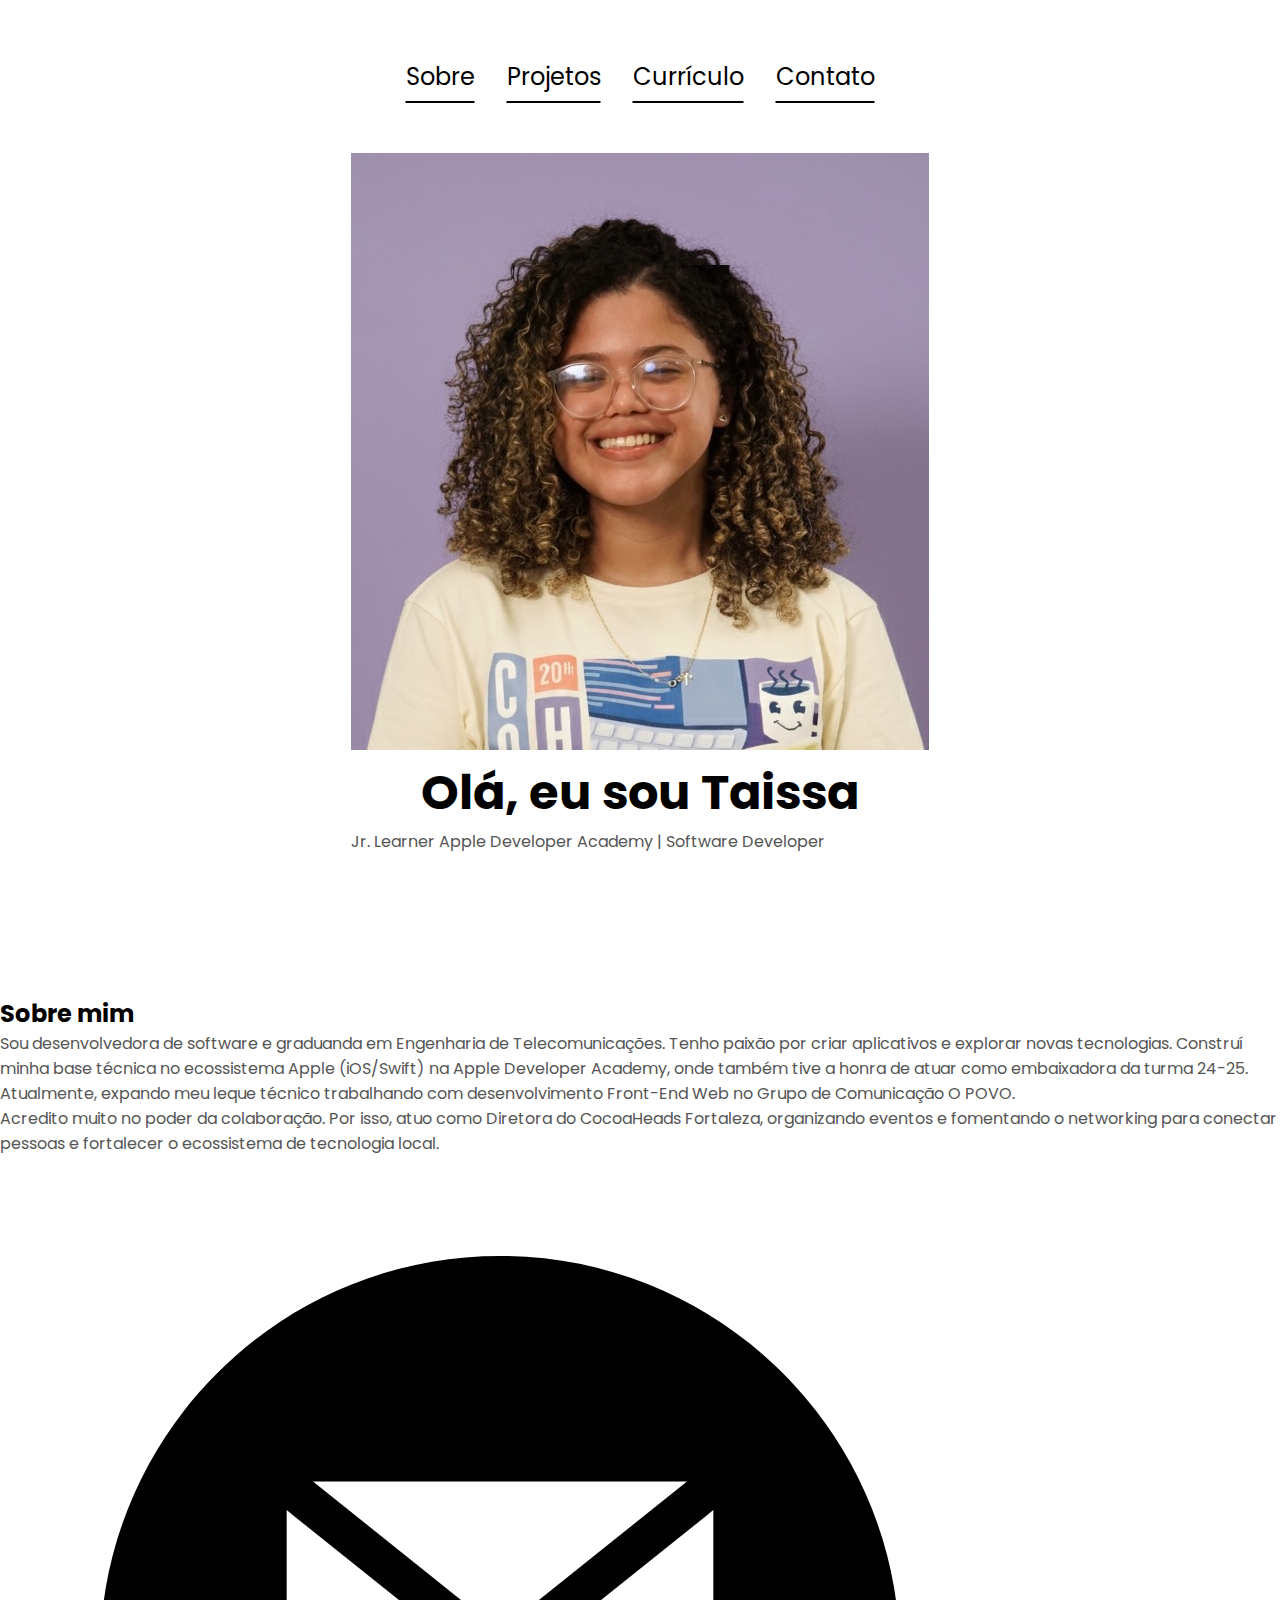
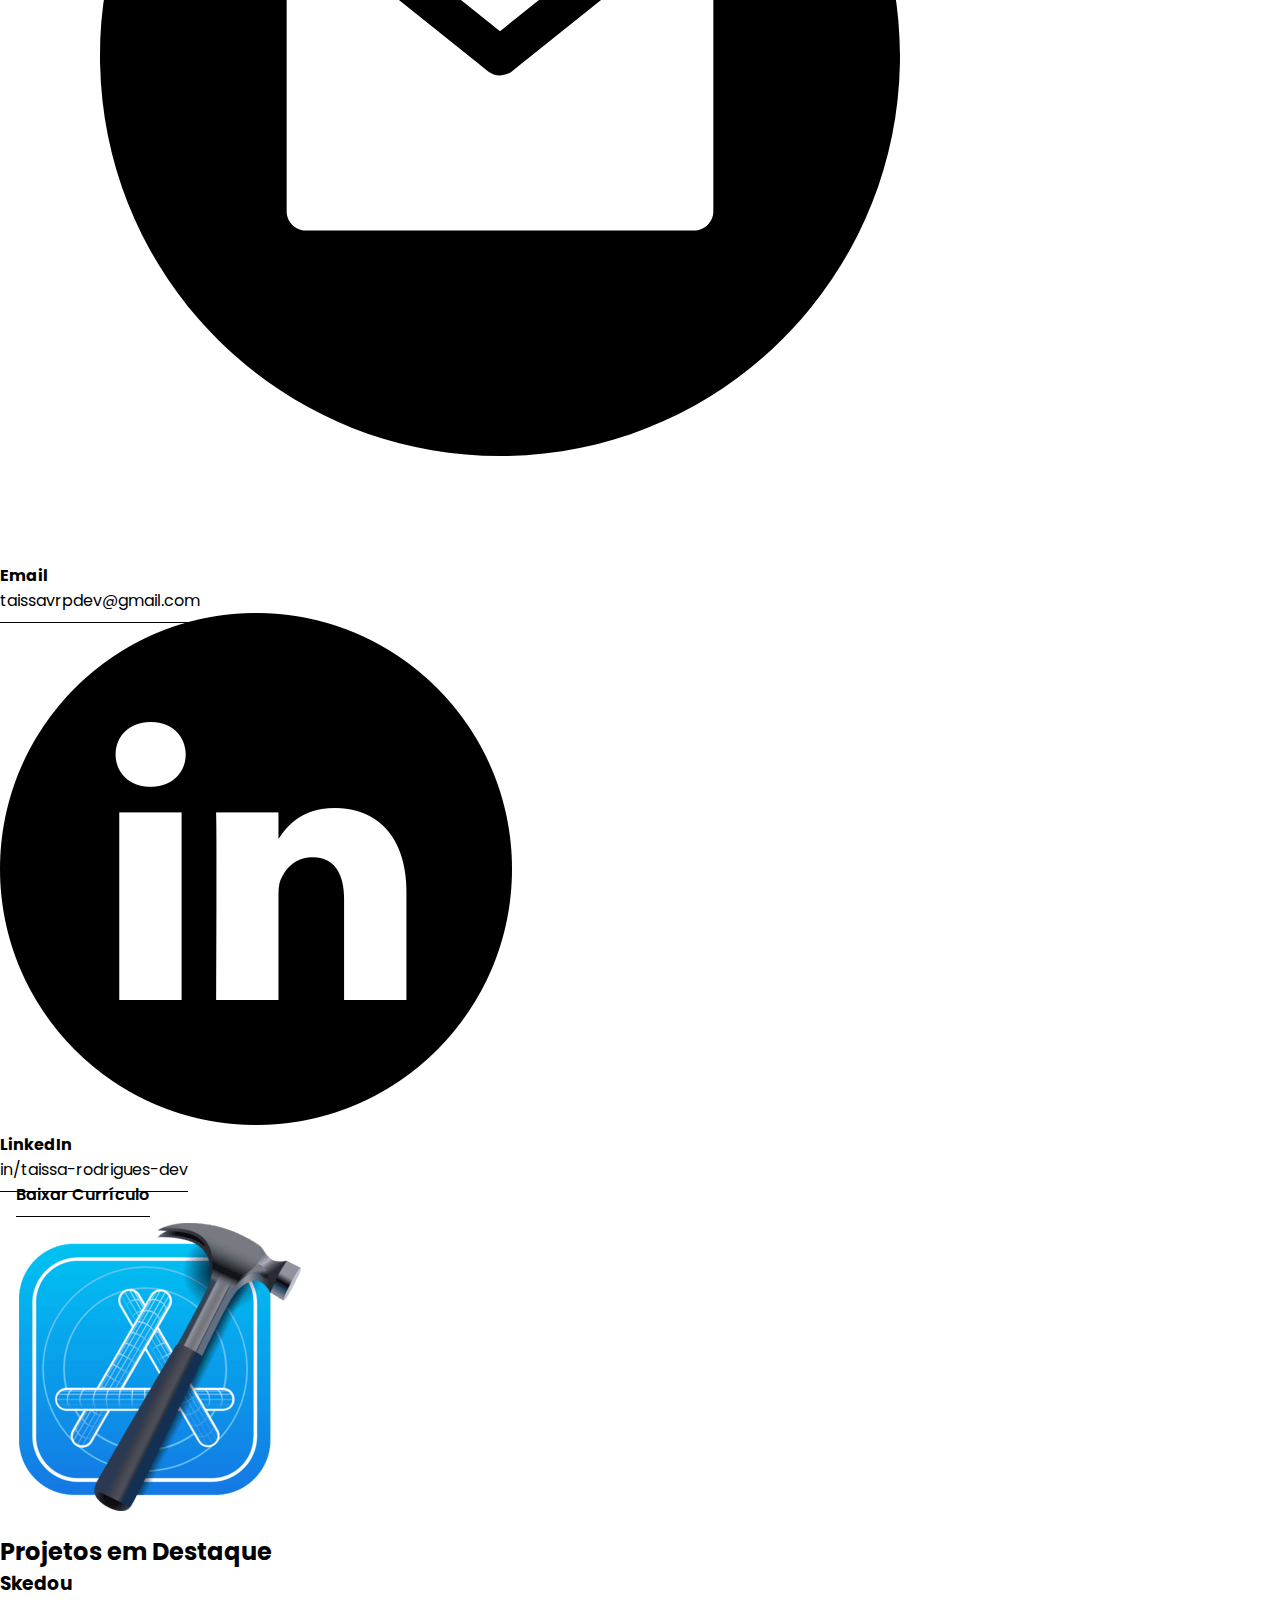
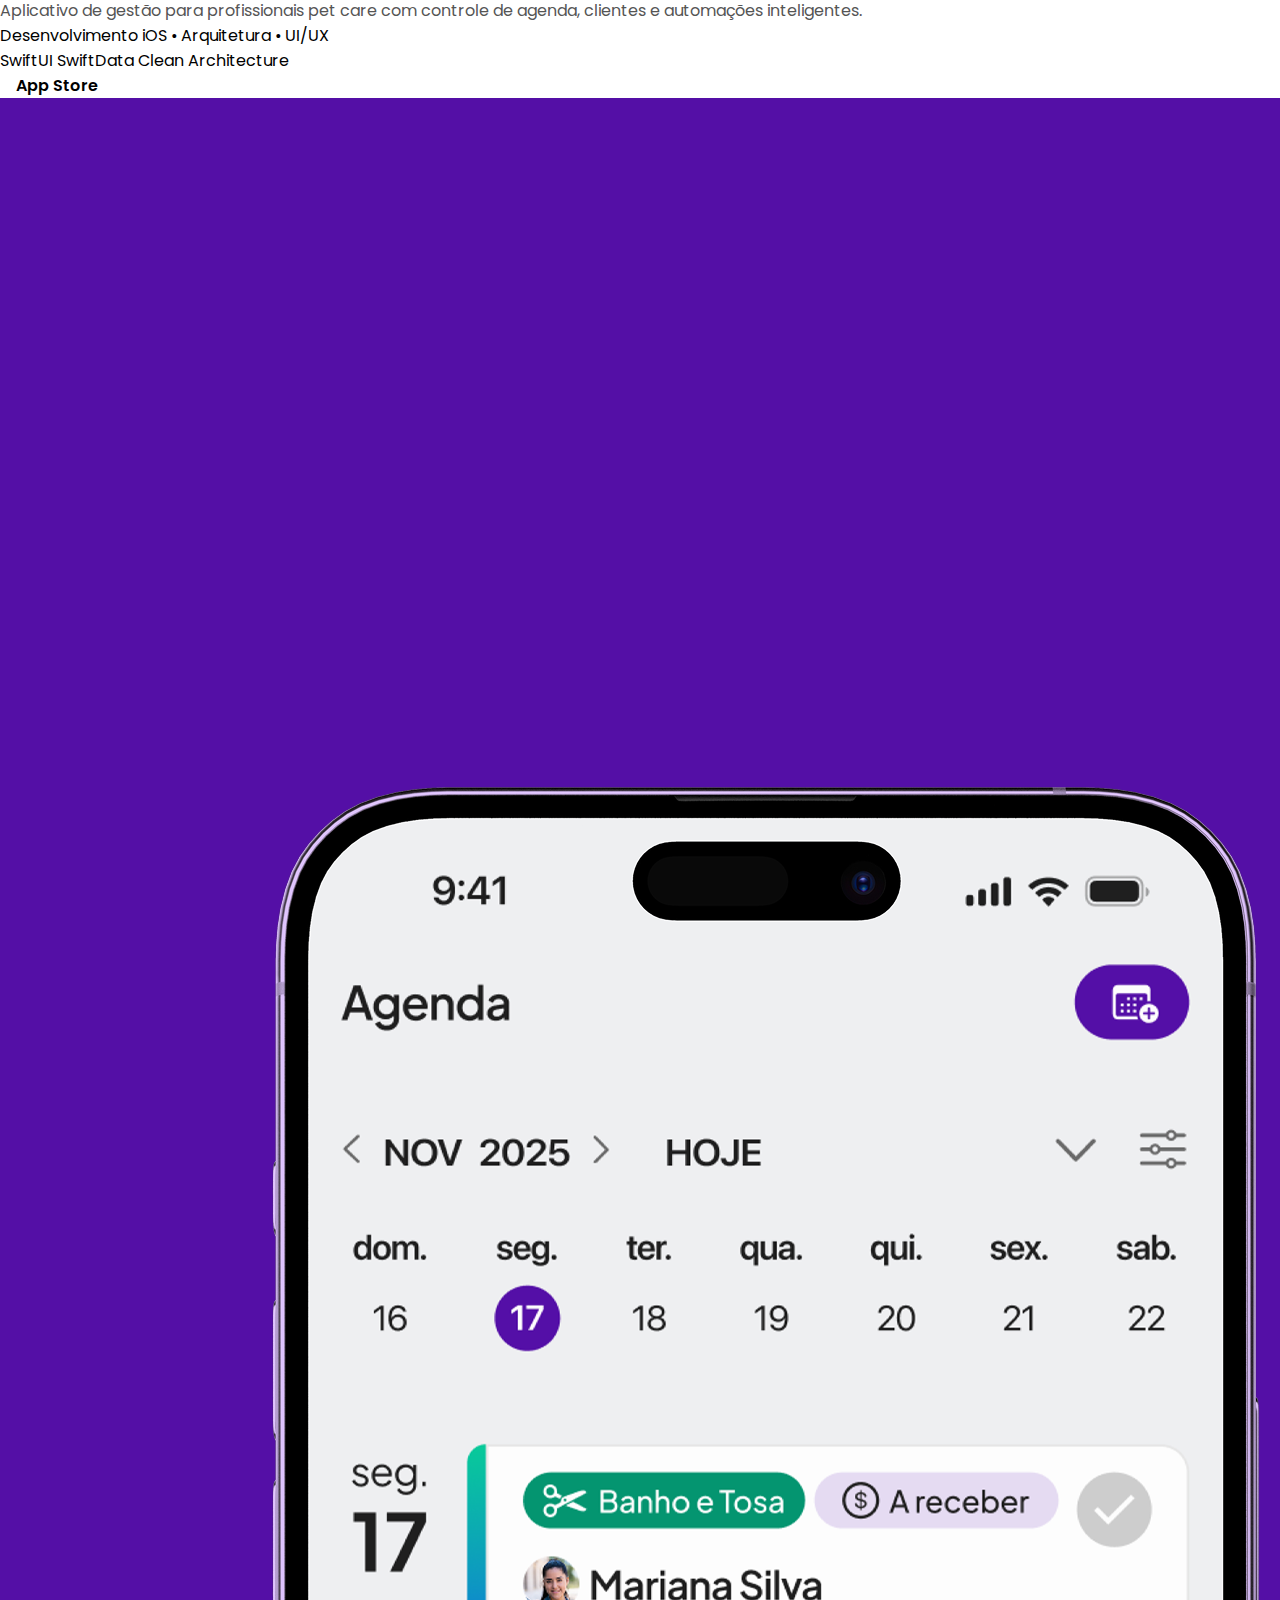
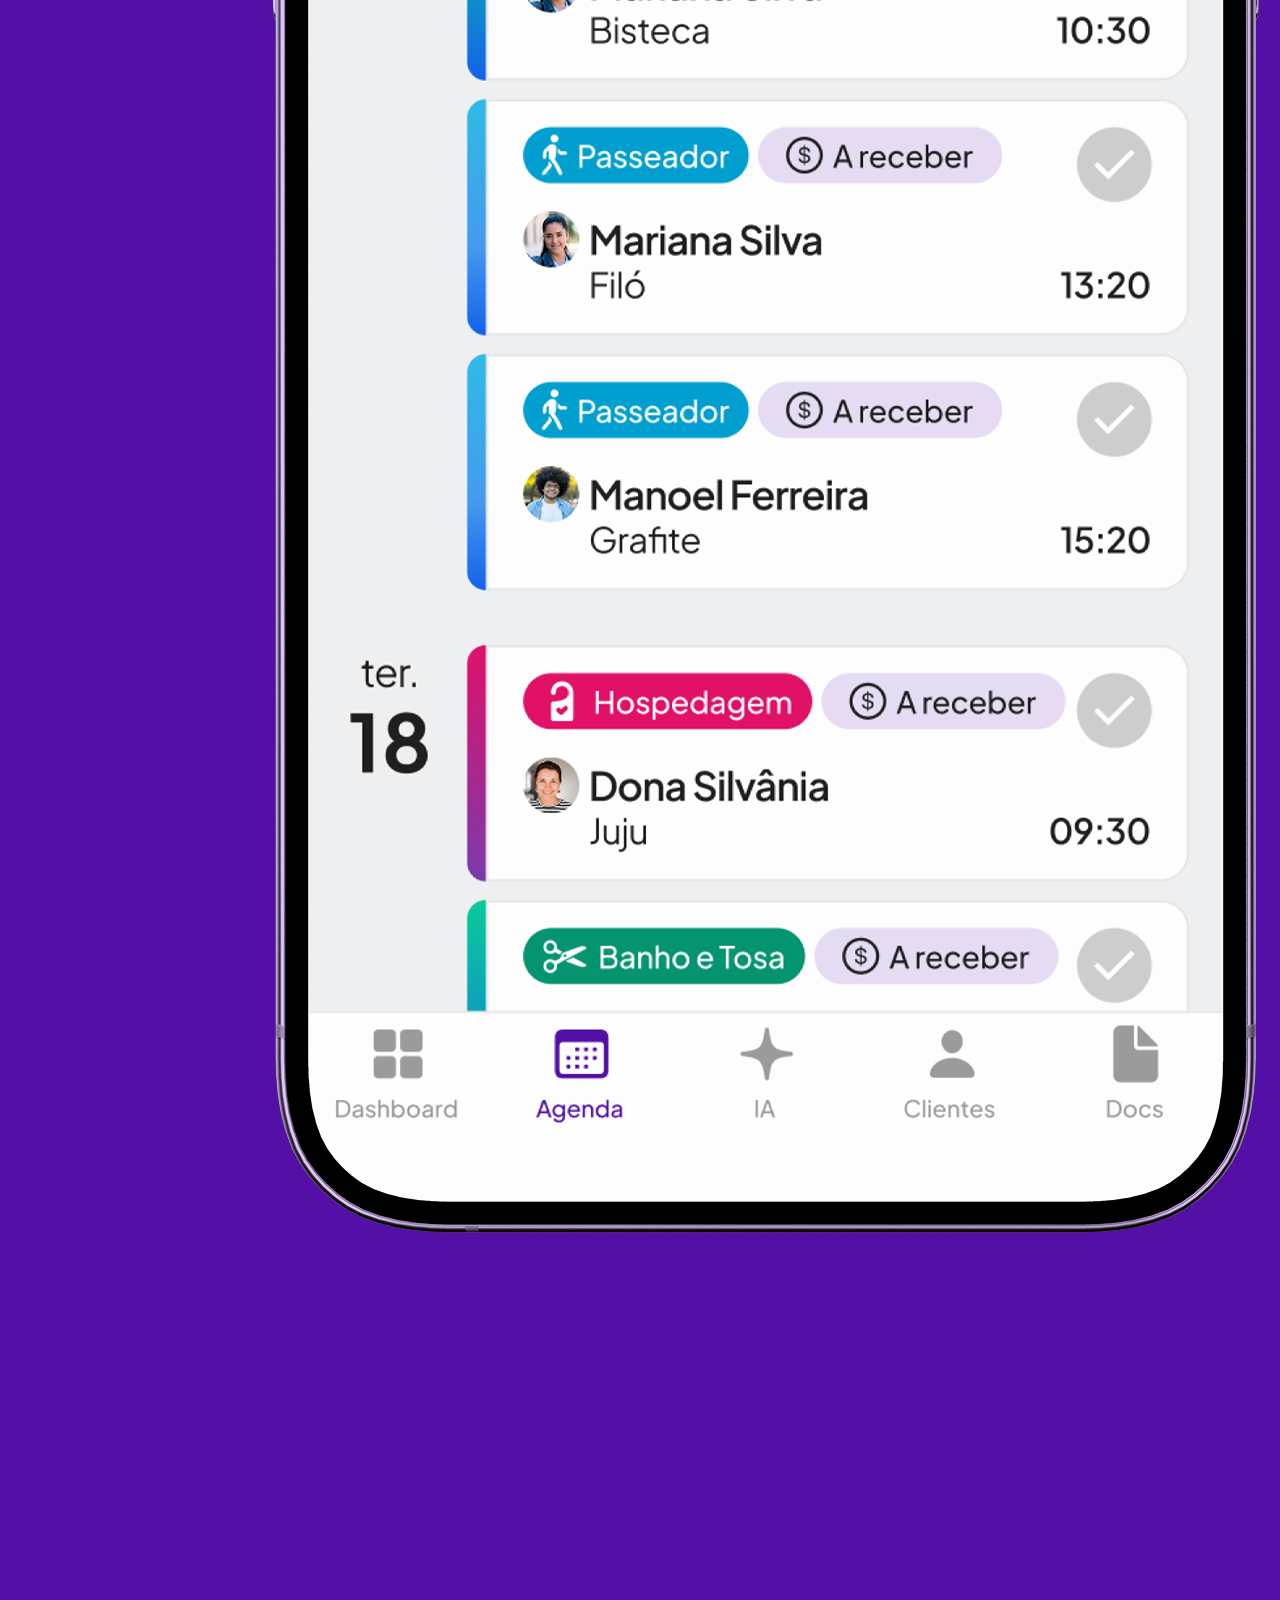
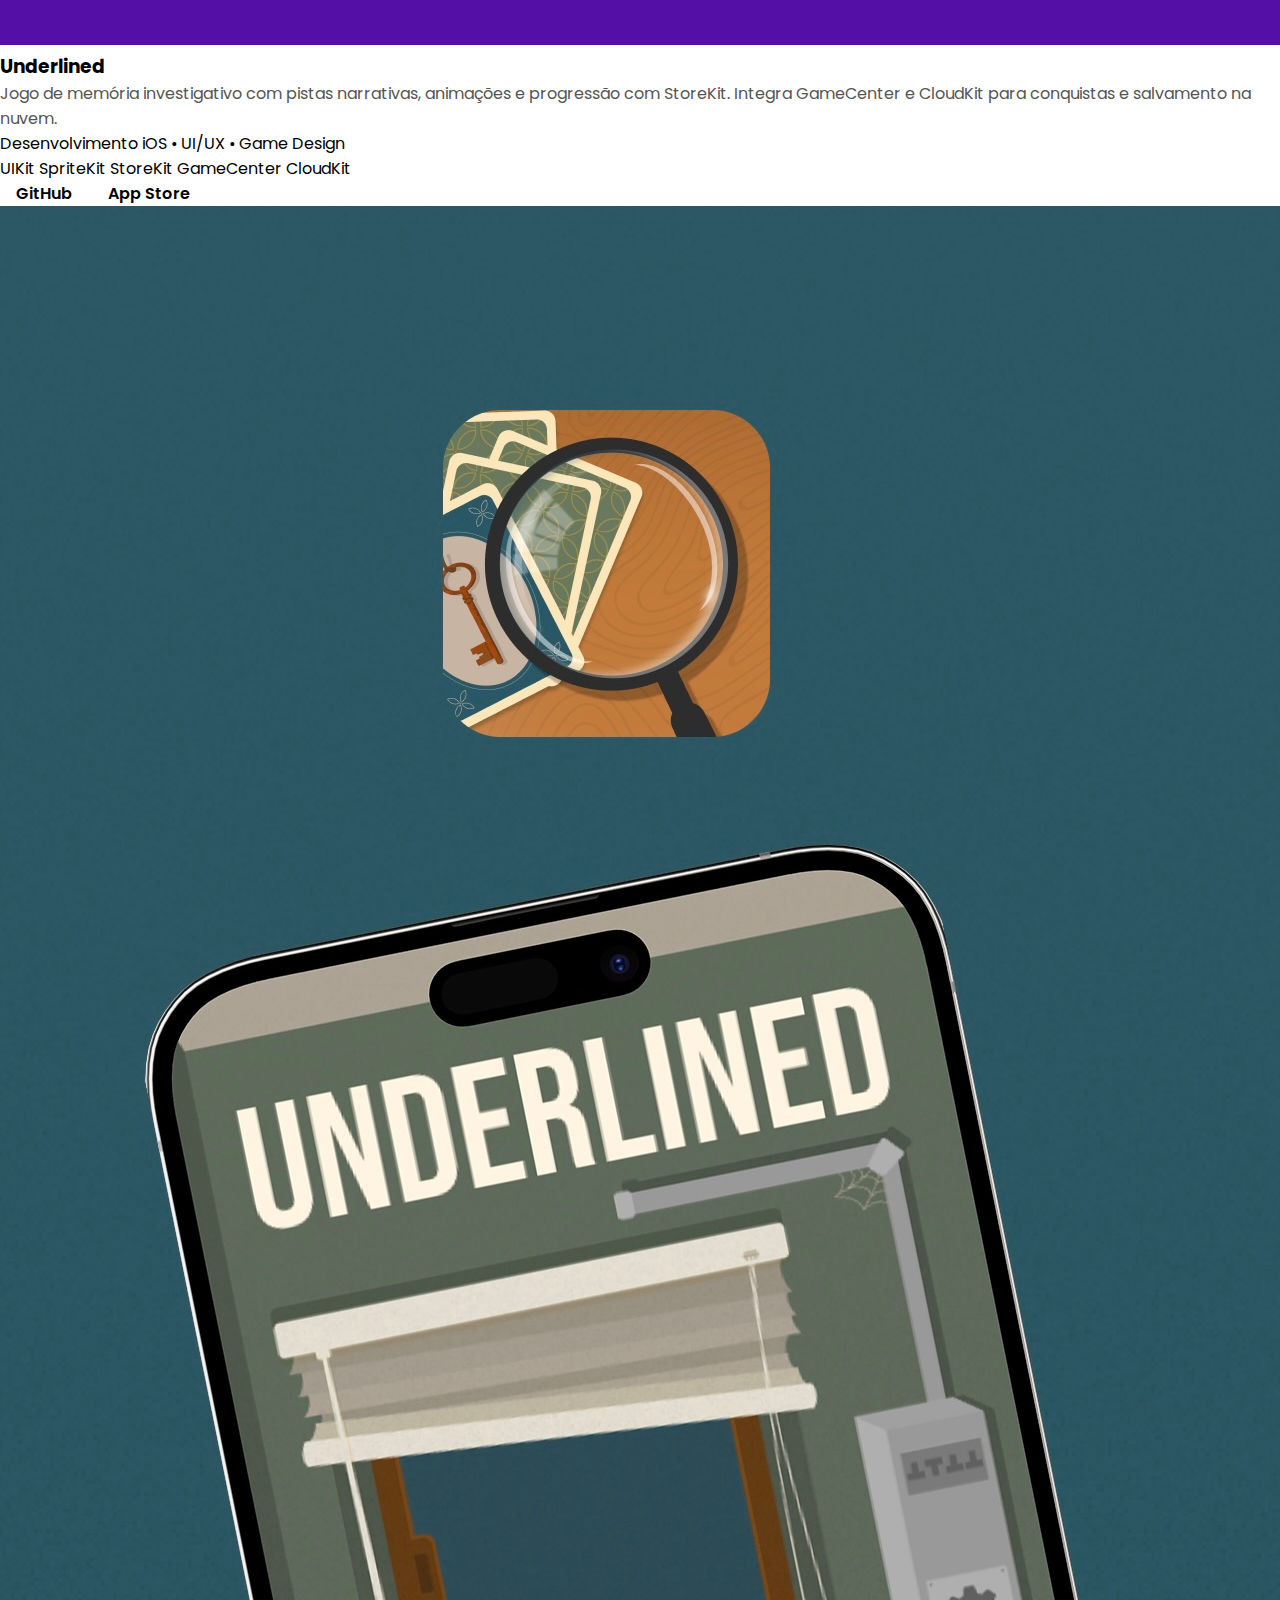
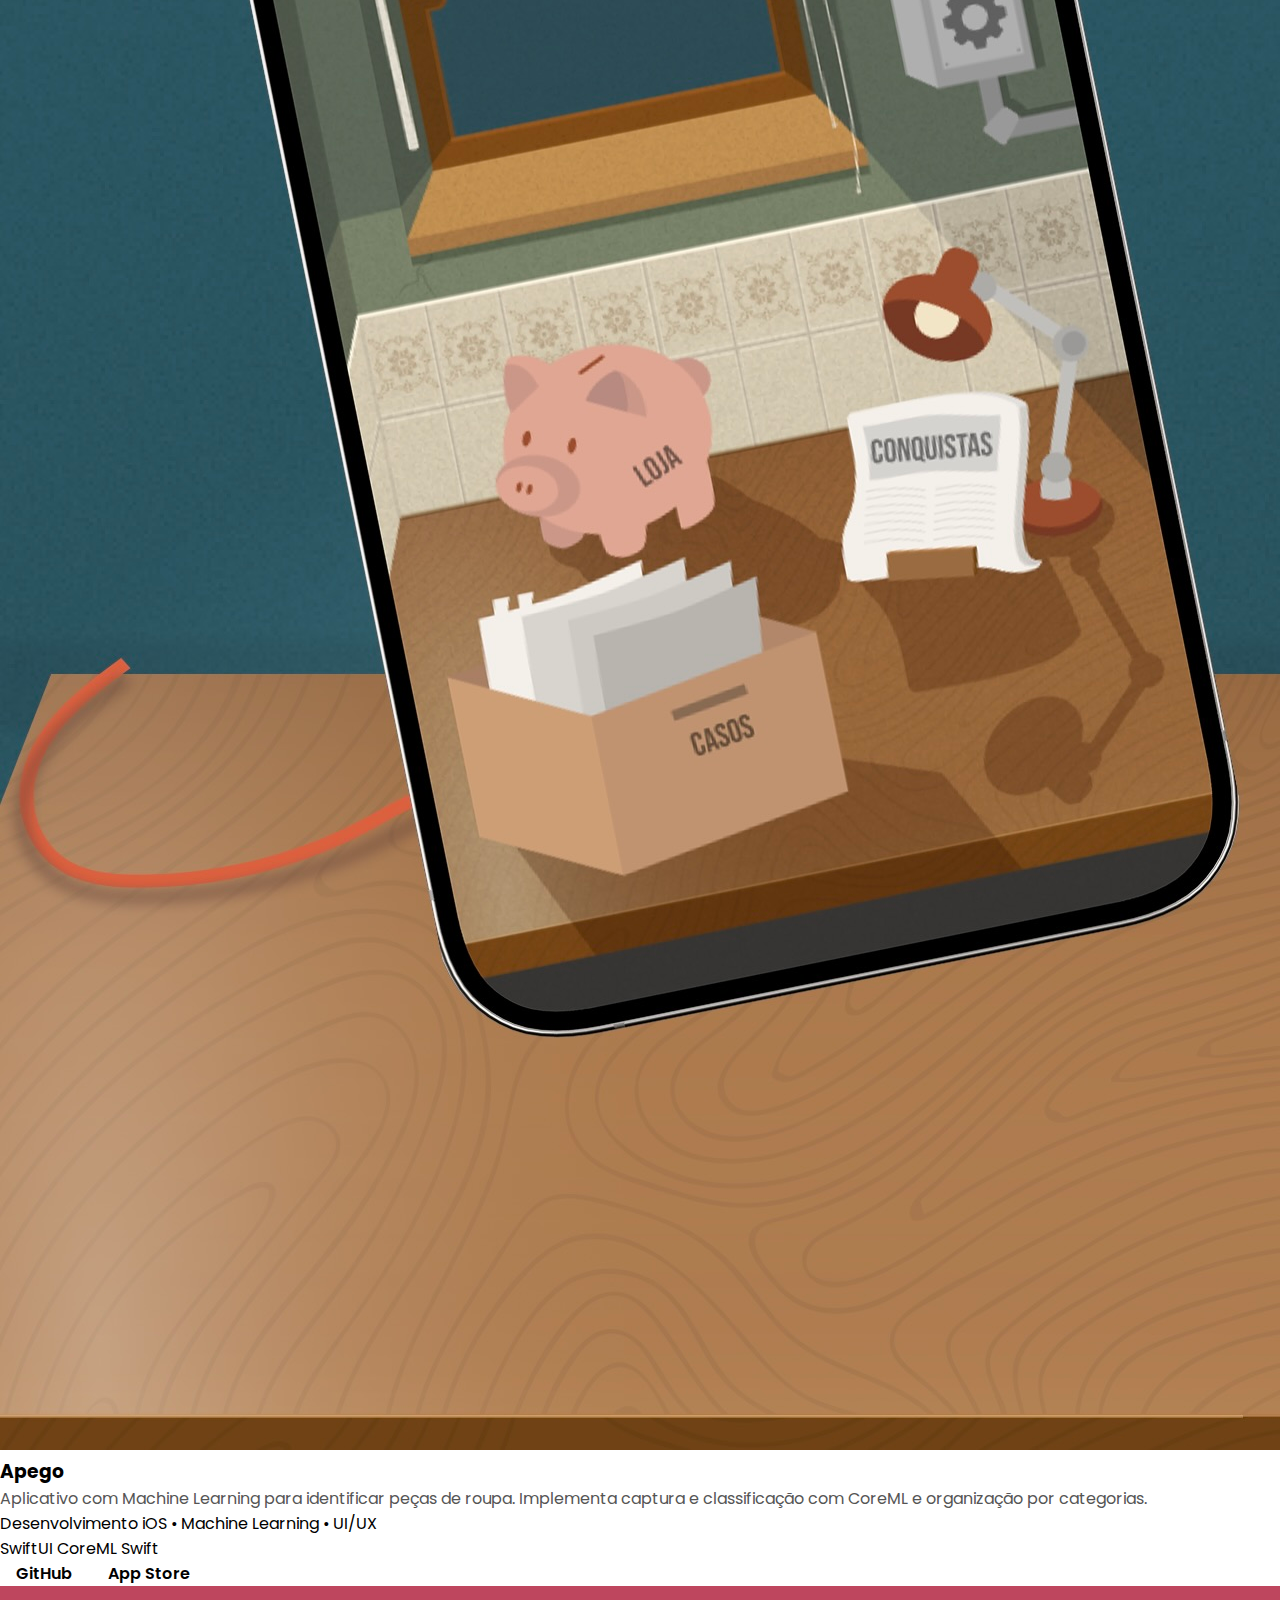
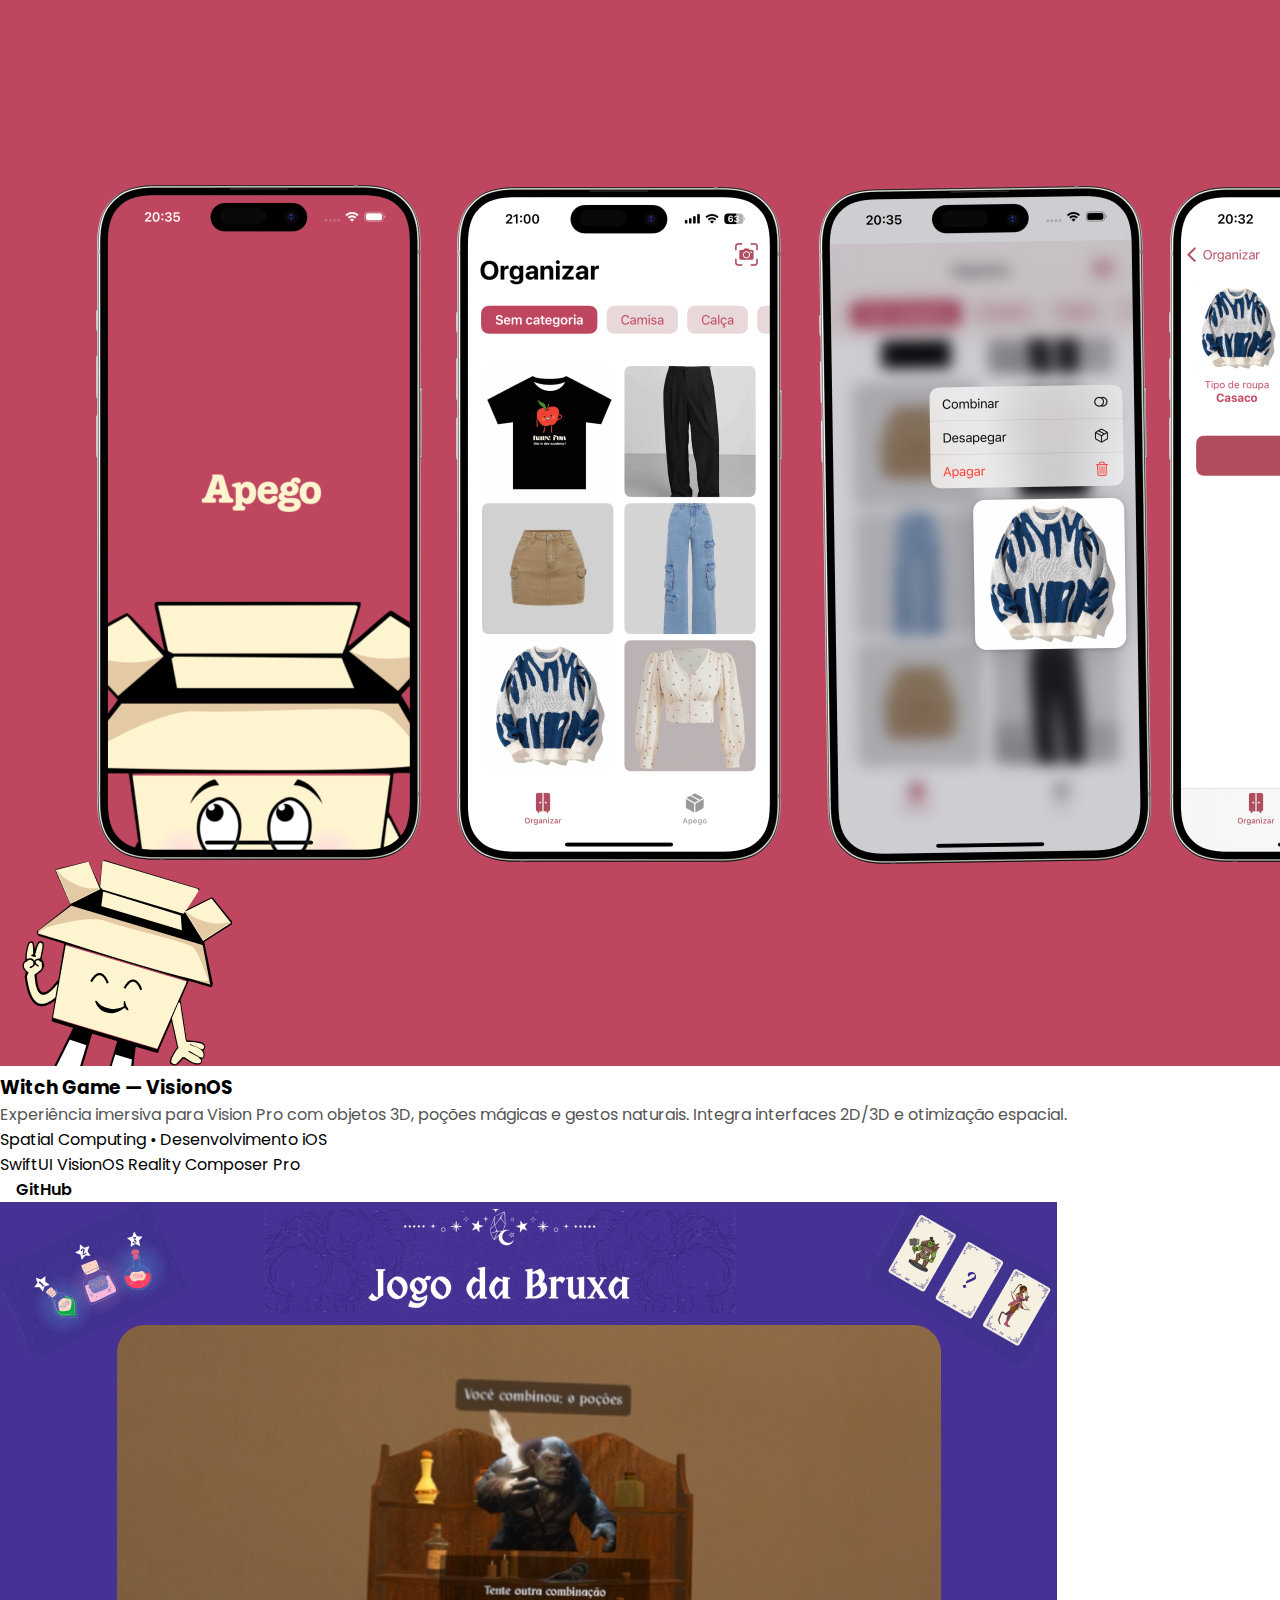
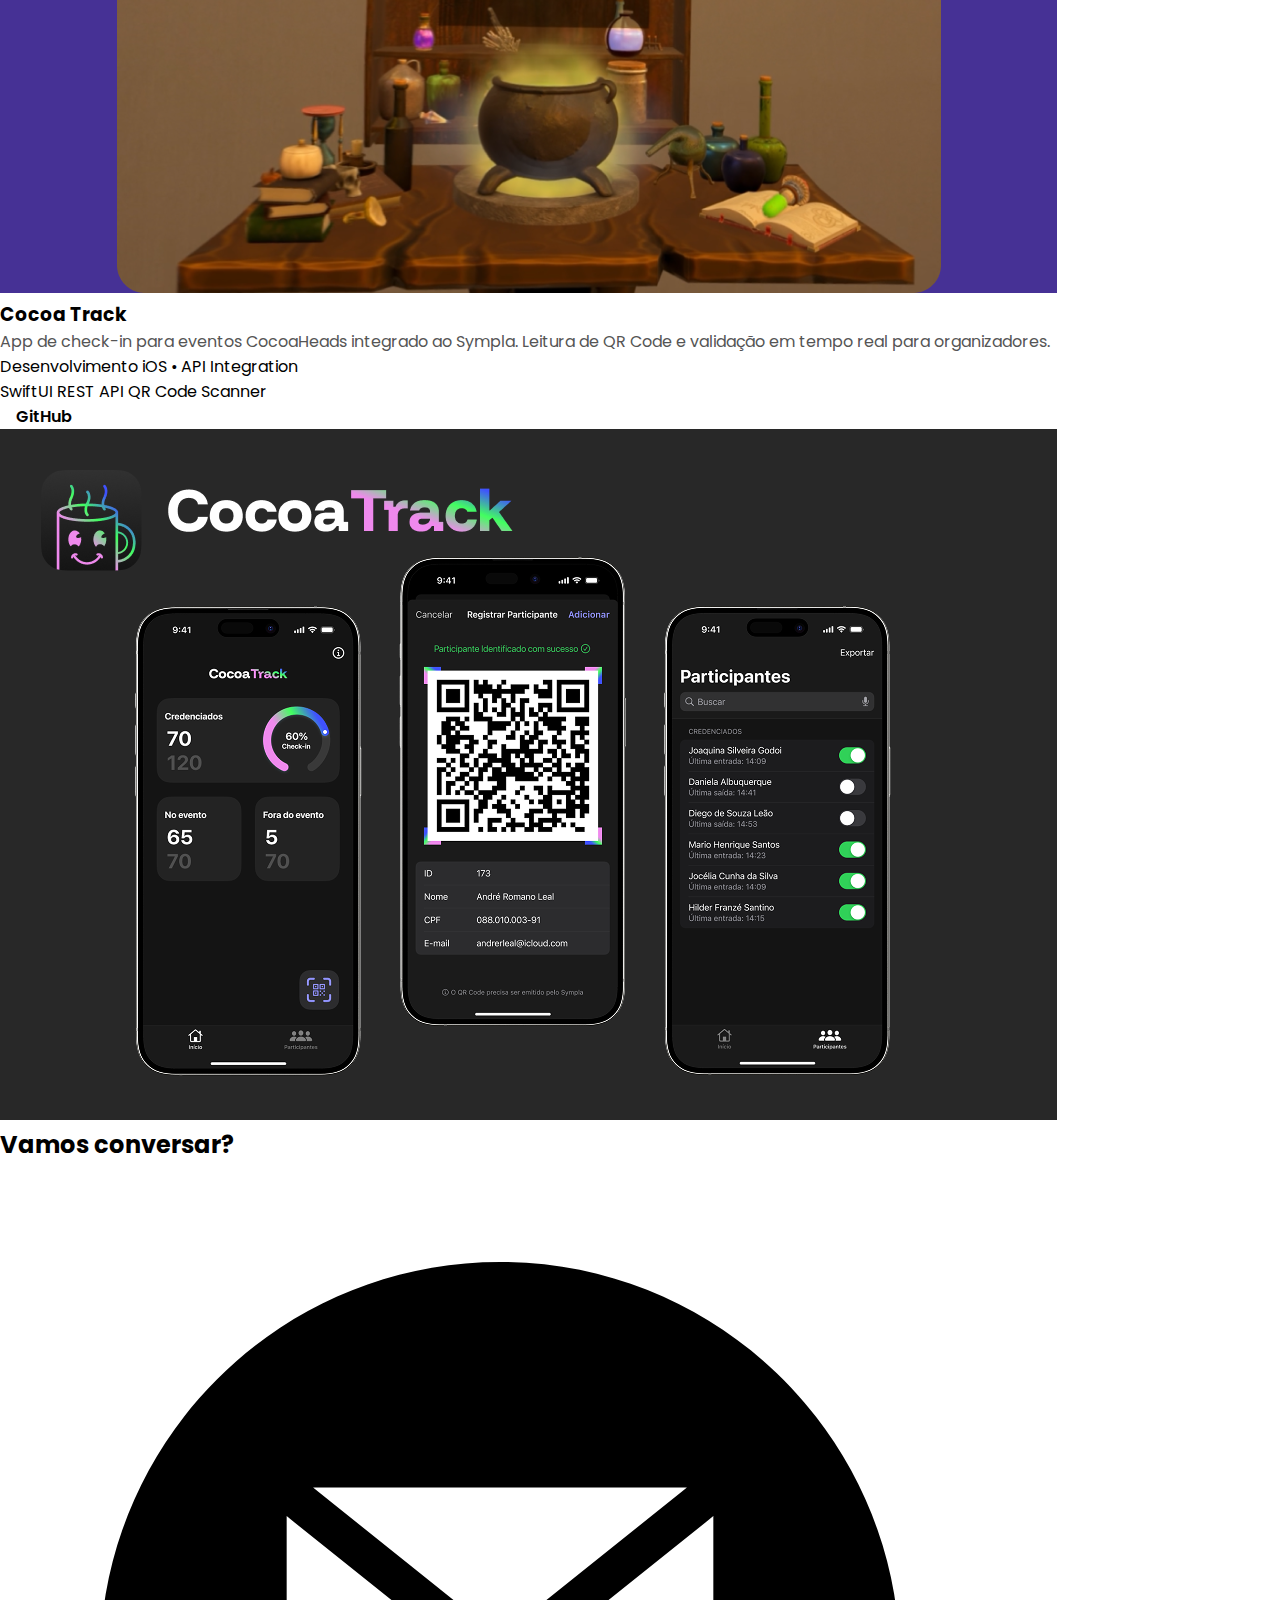
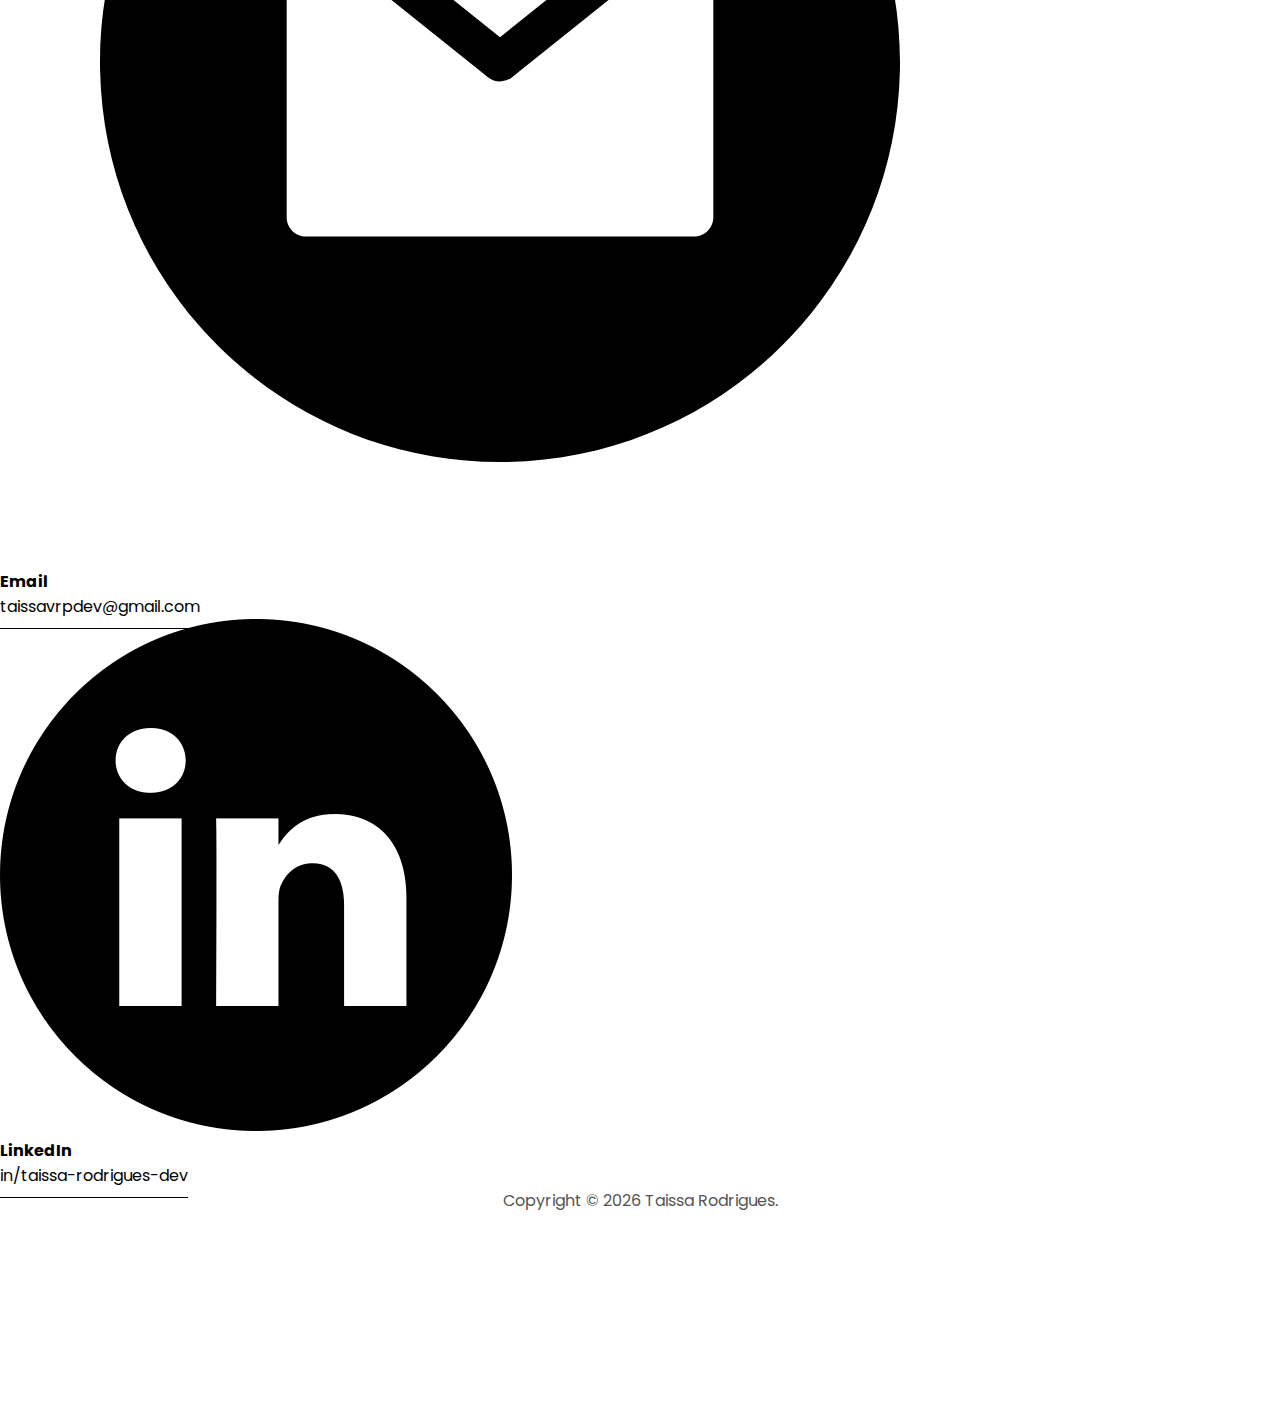
<file: index.html>
<!DOCTYPE html>
<html lang="pt-BR">

<head>
  <meta charset="UTF-8" />
  <meta name="viewport" content="width=device-width, initial-scale=1.0" />
<title>Taissa Rodrigues | iOS & Front-End Developer</title>
  <!-- Favicon -->
  <link rel="icon" href="./favicon.ico" type="image/x-icon">
  <link rel="icon" type="image/png" href="./img/favicon-light.png" media="(prefers-color-scheme: light)">
  <link rel="icon" type="image/png" href="./img/favicon-dark.png" media="(prefers-color-scheme: dark)">
  <link rel="apple-touch-icon" href="./img/favicon-light.png">

  <link rel="stylesheet" href="style.css" />
  <link rel="stylesheet" href="mediaqueries.css" />
</head>

<body>

  <!-- ================= NAV DESKTOP ================= -->
  <nav id="desktop-nav">
    <ul class="nav-links">
      <li><a href="#About">Sobre</a></li>
      <li><a href="#Projects">Projetos</a></li>
      <li><a href="./img/CV/Taissa Rodrigues - CV26.docx.pdf" target="_blank">Currículo</a></li>
      <li><a href="#Contact" class="contact-button">Contato</a></li>
    </ul>
  </nav>

  <!-- ================= NAV MOBILE ================= -->
  <nav id="hamburguer-nav">
    <div class="logo">Taissa Rodrigues</div>
    <div class="hamburguer-menu">
      <button class="hamburguer-icon" aria-label="Abrir menu" aria-expanded="false">
        <span></span>
        <span></span>
        <span></span>
      </button>
      <div class="menu-links">
        <li><a href="#About">Sobre</a></li>
        <li><a href="#Projects">Projetos</a></li>
        <li><a href="./img/CV/Taissa_Rodrigues___Currículo.pdf" target="_blank">Currículo</a></li>
        <li><a href="#Contact">Contato</a></li>
      </div>
    </div>
  </nav>

  <!-- ================= HERO ================= -->
  <section id="perfil">
    <div class="perfil-content">
      <div class="profile-pic-container">
        <img src="./img/Design sem nome-5 4.jpg"
          alt="Foto de Taissa Rodrigues"
          class="profile-pic">
      </div>

      <div class="perfil-text">
        <h1 class="titulo">Olá, eu sou Taissa</h1>
        <p class="subtitulo">
          Jr. Learner Apple Developer Academy | Software Developer
        </p>
      </div>
    </div>
  </section>

  <!-- ================= SOBRE ================= -->
  <section id="About">
    <div class="about-container">
      <div class="about-text">
        <h2 class="section-title">Sobre mim</h2>

  <p>
  Sou desenvolvedora de software e graduanda em Engenharia de Telecomunicações. 
  Tenho paixão por criar aplicativos e explorar novas tecnologias. 
  Construí minha base técnica no ecossistema Apple (iOS/Swift) na Apple Developer Academy, 
  onde também tive a honra de atuar como embaixadora da turma 24-25. 
  Atualmente, expando meu leque técnico trabalhando com desenvolvimento Front-End Web no Grupo de Comunicação O POVO.
</p>
<p>
  Acredito muito no poder da colaboração. Por isso, atuo como Diretora do CocoaHeads Fortaleza, 
  organizando eventos e fomentando o networking para conectar pessoas e fortalecer o ecossistema de tecnologia local.
</p>

        <div class="about-contact-container">
          <div class="contact-info-item">
            <img src="./img/email.png" class="contact-icon">
            <div>
              <strong>Email</strong><br>
              <a href="mailto:taissavrpdev@gmail.com">
                taissavrpdev@gmail.com
              </a>
            </div>
          </div>

          <div class="contact-info-item">
            <img src="./img/linkedin.png" class="contact-icon">
            <div>
              <strong>LinkedIn</strong><br>
              <a href="https://www.linkedin.com/in/taissa-rodrigues-dev/" target="_blank">
                in/taissa-rodrigues-dev
              </a>
            </div>
          </div>
        </div>
        

        <a href="./img/CV/Taissa Rodrigues - CV26.docx.pdf"
          target="_blank"
          class="btn about-btn">
          Baixar Currículo
        </a>
      </div>

      <div class="about-image">
        <img src="./img/xcode.logo.png"
          alt="Foto de Taissa">
      </div>
    </div>
  </section>

  <!-- ================= PROJETOS ================= -->
  <section id="Projects">
    <h2 class="section-title">Projetos em Destaque</h2>

    <div class="projects-container">

      <div class="project-card">
        <div class="project-text">
          <h3>Skedou</h3>
          <p>
            Aplicativo de gestão para profissionais pet care com controle
            de agenda, clientes e automações inteligentes.
          </p>
          <div class="role">Desenvolvimento iOS • Arquitetura • UI/UX</div>
          <div class="tech-tags">
            <span class="tech-tag">SwiftUI</span>
            <span class="tech-tag">SwiftData</span>
            <span class="tech-tag">Clean Architecture</span>
          </div>
          <div class="project-buttons">
            <!-- <a href="https://github.com/taissarodrigues" class="btn" target="_blank">GitHub</a> -->
            <a href="https://apps.apple.com/br/app/skedou/id6754465958
Skedou" class="btn btn-secondary" target="_blank">App Store</a>
          </div>
        </div>
        <div class="project-image">
          <img src="./img/skedou.png" alt="Skedou">
        </div>
      </div>

      <div class="project-card">
        <div class="project-text">
          <h3>Underlined</h3>
          <p>
            Jogo de memória investigativo com pistas narrativas, animações e progressão com StoreKit.
            Integra GameCenter e CloudKit para conquistas e salvamento na nuvem.
          </p>
          <div class="role">Desenvolvimento iOS • UI/UX • Game Design</div>
          <div class="tech-tags">
            <span class="tech-tag">UIKit</span>
            <span class="tech-tag">SpriteKit</span>
            <span class="tech-tag">StoreKit</span>
            <span class="tech-tag">GameCenter</span>
            <span class="tech-tag">CloudKit</span>
          </div>
          <div class="project-buttons">
            <a href="https://github.com/cauanlgaldino/Underlined.git" class="btn" target="_blank">GitHub</a>
            <a href="https://apps.apple.com/br/app/underlined/id6745526553
Underlined" class="btn btn-secondary" target="_blank">App Store</a>
          </div>
        </div>
        <div class="project-image">
          <img src="./img/underlined.jpeg" alt="Underlined">
        </div>
      </div>

      <div class="project-card">
        <div class="project-text">
          <h3>Apego</h3>
          <p>
            Aplicativo com Machine Learning para identificar peças de roupa.
            Implementa captura e classificação com CoreML e organização por categorias.
          </p>
          <div class="role">Desenvolvimento iOS • Machine Learning • UI/UX</div>
          <div class="tech-tags">
            <span class="tech-tag">SwiftUI</span>
            <span class="tech-tag">CoreML</span>
            <span class="tech-tag">Swift</span>
          </div>
          <div class="project-buttons">
            <a href="https://github.com/Dan-Nobre/Apego" class="btn" target="_blank">GitHub</a>
            <a href="https://apps.apple.com/br/app/apego/id6504960604
Apego" class="btn btn-secondary" target="_blank">App Store</a>
          </div>
        </div>
        <div class="project-image">
          <img src="./img/ApegoP.png" alt="Apego">
        </div>
      </div>

      <div class="project-card">
        <div class="project-text">
          <h3>Witch Game — VisionOS</h3>
          <p>
            Experiência imersiva para Vision Pro com objetos 3D, poções mágicas e gestos naturais.
            Integra interfaces 2D/3D e otimização espacial.
          </p>
          <div class="role">Spatial Computing • Desenvolvimento iOS</div>
          <div class="tech-tags">
            <span class="tech-tag">SwiftUI</span>
            <span class="tech-tag">VisionOS</span>
            <span class="tech-tag">Reality Composer Pro</span>
          </div>
          <div class="project-buttons">
            <a href="https://github.com/taissarodrigues/JogodaBruxa" class="btn" target="_blank">GitHub</a>
          </div>
        </div>
        <div class="project-image">
          <img src="./img/jogoDaBruxa 2.png" alt="Witch Game">
        </div>
      </div>

      <div class="project-card">
        <div class="project-text">
          <h3>Cocoa Track</h3>
          <p>
            App de check-in para eventos CocoaHeads integrado ao Sympla.
            Leitura de QR Code e validação em tempo real para organizadores.
          </p>
          <div class="role">Desenvolvimento iOS • API Integration</div>
          <div class="tech-tags">
            <span class="tech-tag">SwiftUI</span>
            <span class="tech-tag">REST API</span>
            <span class="tech-tag">QR Code Scanner</span>
          </div>
          <div class="project-buttons">
            <a href="https://github.com/izamontenegro/CocoaTrack.git" class="btn" target="_blank">GitHub</a>
          </div>
        </div>
        <div class="project-image">
          <img src="./img/cocoatrack.png" alt="Cocoa Track">
        </div>
      </div>

    </div>
  </section>

  <!-- ================= CONTATO ================= -->
  <section id="Contact">
    <div class="contact-container">
      <h2 class="section-title">Vamos conversar?</h2>

      <div class="about-contact-container">
        <div class="contact-info-item">
          <img src="./img/email.png" class="contact-icon">
          <div>
            <strong>Email</strong><br>
            <a href="mailto:taissavrpdev@gmail.com">
              taissavrpdev@gmail.com
            </a>
          </div>
        </div>

        <div class="contact-info-item">
          <img src="./img/linkedin.png" class="contact-icon">
          <div>
            <strong>LinkedIn</strong><br>
            <a href="https://www.linkedin.com/in/taissa-rodrigues-dev/" target="_blank">
              in/taissa-rodrigues-dev
            </a>
          </div>
        </div>
      </div>
    </div>
  </section>

  <footer>
    <p>Copyright © 2026 Taissa Rodrigues.</p>
  </footer>

  <script src="script.js"></script>
</body>

</html>
</file>
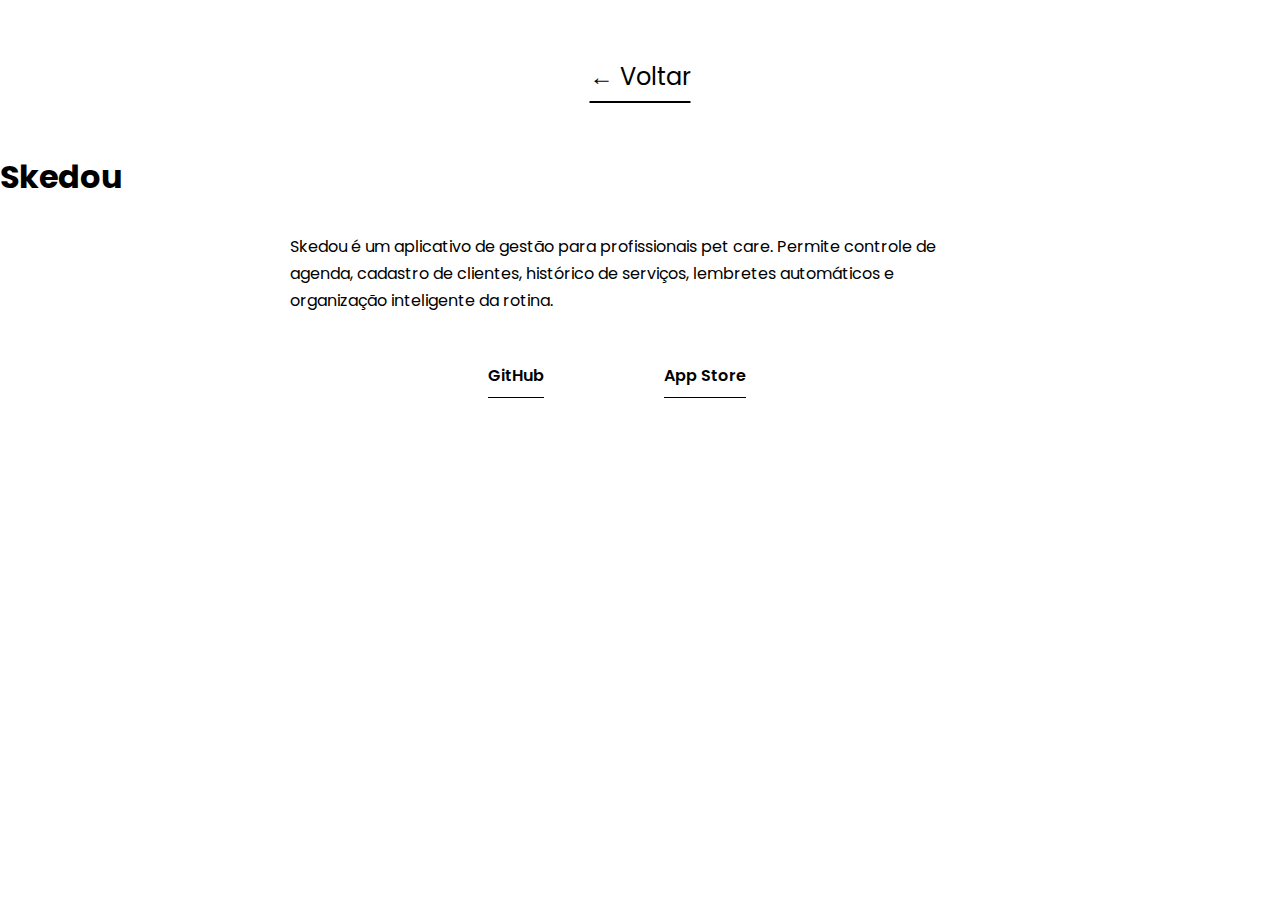
<file: skedou.html>
<!DOCTYPE html>
<html lang="pt-BR">
<head>
  <meta charset="UTF-8">
  <meta name="viewport" content="width=device-width, initial-scale=1.0">
  <title>Skedou | Taissa Rodrigues</title>
  <link rel="stylesheet" href="style.css">
</head>

<body>

  <nav id="desktop-nav">
    <ul class="nav-links">
      <li><a href="index.html">← Voltar</a></li>
    </ul>
  </nav>

  <section>
    <h1 class="section-title">Skedou</h1>

    <p style="max-width:700px; margin: 2rem auto; color: var(--muted); line-height:1.7;">
      Skedou é um aplicativo de gestão para profissionais pet care.
      Permite controle de agenda, cadastro de clientes, histórico de serviços,
      lembretes automáticos e organização inteligente da rotina.
    </p>

    <div style="display:flex; justify-content:center; gap:1rem; margin-top:2rem; flex-wrap:wrap;">
      <a href="https://github.com/SEU_LINK_AQUI"
         target="_blank"
         class="btn btn-secondary">
         GitHub
      </a>

      <a href="https://apps.apple.com/SEU_LINK_AQUI"
         target="_blank"
         class="btn">
         App Store
      </a>
    </div>
  </section>

</body>
</html>
</file>
<file: style.css>
@import url("https://fonts.googleapis.com/css2?family=Poppins:wght@300;400;500;600&display=swap");

*{
    margin: 0;
    padding: 0;
}

body {
  font-family: "Poppins", sans-serif;
  /* background-image: url(./img/fundo2.png); */
  
 
  background-repeat: no-repeat;
  background-size: cover;
  
} 





html {
    scroll-behavior: smooth;
  }
  
  p {
    color: rgb(85, 85, 85);
  }
  /* transição */

.btn {
  transition: all 300ms ease;
}
/* Desktop navegação */

nav, 
.nav-links {
    display: flex;
}

nav {
    justify-content: space-around;
    align-items:center;
    height: 17vh;
}

.nav-links {
    gap: 2rem;
    list-style: none;
    font-size: 1.5rem;
}
a{
    color: black;
    text-decoration: underline;
    text-underline-offset: 1rem;
    
}

a:hover {
    color: grey;
    text-decoration: underline;
    text-underline-offset: 1rem;
    text-decoration-color: rgb(181, 181, 181);
  }
  
    .logo {
    font-size: 2rem;
  }

  .logo:hover {
    cursor: default;
  }

  /* HAMBURGUER MENU */

#hamburguer-nav {
    display: none;
  }
  
  .hamburguer-menu {
    position: relative;
    display: inline-block;
  }
  
  .hamburguer-icon {
    display: flex;
    flex-direction: column;
    justify-content: space-between;
    height: 24px;
    width: 30px;
    cursor: pointer;
  }
  
  .hamburguer-icon span {
    width: 100%;
    height: 2px;
    background-color: black;
    transition: all 0.3 ease-in-out;
  }
  .menu-links {
    position: absolute;
    top: 100%;
    right: 0;
    background-color: white;
    width: fit-content;
    max-height: 0;
    overflow: hidden;
    transition: all 0.3 ease-in-out;
  }
  .menu-links a {
    display: block;
    padding: 10px;
    text-align: center;
    font-size: 1.5rem;
    color: black;
    text-decoration: none;
    transition: all 0.3 ease-in-out;
  }
  .menu-links li {
    list-style: none;
  }
  
  .menu-links.open {
    max-height: 300px;
  }
  
  .hamburguer-icon.open span:first-child {
    transform: rotate(45deg) translate(10px, 5px);
  }
  
  .hamburger-icon.open span:nth-child(2) {
    opacity: 0;
  }
  
  .hamburguer-icon.open span:last-child {
    transform: rotate(-45deg) translate(10px, -5px);
  }
  
  .hamburguer-icon span:first-child {
    transform: none;
  }
  
  .hamburguer-icon span:first-child {
    opacity: 1;
  }
  
  .hamburguer-icon span:first-child {
    transform: none;
  }
  /*REDES SOCIAIS  SECTION */

#perfil {
    display: flex;
    justify-content: center;
    gap: 5rem;
    height: 80vh;
  }
  
  .section_foto-container {
    display: flex;
    height: 400px;
    width: 400px;
    margin: auto 0;
  }
  
  .section_texto {
    align-self: center;
    text-align: center;
  }
  
  .section_texto p {
    font-weight: 600;
  }
  
  .section_texto_p1 {
    text-align: center;
  }
  .section_texto_p2 {
    font-size: 1.75rem;
    margin-bottom: 1rem;
  }
  
  .titulo {
    font-size: 3rem;
    text-align: center;
  }
  
  #redes_sociais-container {
    display: flex;
    justify-content: center;
    margin-top: 1rem;
    gap: 1rem;
  }
  
  /* ICONES */
  
  .icon {
    cursor: pointer;
    height: 2rem;
  }
  
  /* BOTÕES */
  
  .btn-container {
    display: flex;
    justify-content: center;
    gap: 1rem;
  }
  
  .btn {
    font-weight: 600;
    transition: all 300ms ease;
    padding: 1rem;
    width: 8rem;
    border-radius: 2rem;
  }
  
  .btn-color-1,
  .btn-color-2 {
    border: rgb(53, 53, 53) 0.1rem solid;
  }
  
  .btn-color-1:hover,
  .btn-color-2:hover {
    cursor: pointer;
  }
  
  .btn-color-1,
  .btn-color-2:hover {
    background: rgb(53, 53, 53);
    color: white;
  }
  
  .btn-color-1:hover {
    background: rgb(0, 0, 0);
  }
  
  .btn-color-2 {
    background: none;
  }
  
  .btn-color-2:hover {
    border: rgb(255, 255, 255) 0.1rem solid;
  }
  
  .btn-container {
    gap: 1rem;
  }
  /* SOBRE SECTION */

#sobre {
  position: relative;
}

.sobre-containers {
  gap: 2rem;
  margin-bottom: 2rem;
  margin-top: 2rem;
}

.sobre-detalhes-container {
  justify-content: center;
  flex-direction: column;
}

.sobre-containers,
.sobre-detalhes-container {
  display: flex;
}

.sobre-foto {
  border-radius: 2rem;
}

.arrow {
  position: absolute;
  right: -5rem;
  bottom: 2.5rem;
}

.detalhes-container {
  padding: 1.5rem;
  flex: 1;
  background: white;
  border-radius: 2rem;
  border: rgb(53, 53, 53) 0.1rem solid;
  border-color: rgb(163, 163, 163);
  text-align: center;
}

.section-container {
  gap: 4rem;
  height: 80%;
}

.section_foto-container {
  height: 400px;
  width: 400px;
  margin: auto 0;
}
/* hardskills e softkills SECTION */

#skills {
  position: relative;
  
  
}

.hardskills-sub-titulo {
  color: rgb(85, 85, 85);
  font-weight: 600;
  font-size: 1.75rem;
  margin-bottom: 2rem;
  margin-top: 0;
}

.hardskill-detalhes-container {
  display: flex;
  justify-content: center;
  flex-direction: column;
}

.article-container {
  display: flex;
  text-align: initial;
  flex-wrap: wrap;
  flex-direction: row;
  gap: 2.5rem;
  justify-content: space-around;
  margin: 0;
  padding-top: 0;
}

article {
  display: flex;
  width: 10rem;
  justify-content: space-around;
  gap: 0.5rem;
}

article .icon {
  cursor: default;
}

/* PROJETOS SECTION */

#projetos {
  position: relative;
  margin-bottom: 12rem; 
}
.color-container {
  border-color: rgb(163, 163, 163);
  background: rgb(250, 250, 250);
}

.projeto-img {
  border-radius: 2rem;
  width: 100%;
  height: 100%;
  margin-top: 0
}

.projeto-titulo {
  margin: 1rem;
  color: black;
}

.projeto-btn {
  color: black;
  border-color: rgb(163, 163, 163);
}

/* Design SECTION */
#design {
  
  cursor: default;
}

#design h1 {
  text-align: center; 
  margin: 1rem;
  color: black;
}
/* CONTATO */
#contato {
  /* display: flex;
  flex-direction: column;
  align-items: center;
  padding: 10rem; */
   margin-top: 12rem;
}

.contato-detalhes-container {
  display: flex;
  justify-content: center;
  flex-direction: column;
  align-items: center;
  width: 100%;
}

.contact-info {
  display: flex;
  align-items: center;
  gap: 0.rem;
  margin: 1rem 0;
  
}

.contact-info p a {
  font-size: 1.2rem;
  color: black;
  /* text-decoration: none; */
}

.contact-info p a:hover {
  color: #555;
  text-decoration: underline;
}


.contato-info-upper-container {
  display: flex;
  justify-content: center;
  border-radius: 2rem;
  border: rgb(53, 53, 53) 0.1rem solid;
  border-color: rgb(163, 163, 163);
  background: (250, 250, 250);
  margin: 2rem auto;
  padding: 0.5rem;
}

.contato-info-container {
  display: flex;
  align-items: center;
  justify-content: center;
  gap: 0.5rem;
  margin: 1rem;
}

.contato-info-container p {
  font-size: larger;
}
o
.contato-icon {
  cursor: default;
}

.email-icon {
  height: 2.5rem;
}


/* FOOTER SECTION */

footer {
  height: 26vh;
  margin: 0 1rem;
  
}

footer p {
  text-align: center;
} 
Animação

.github-icon {
  transition: transform 0.1s ease;
}

.github-icon:hover {
  transform: scale(1.5); /
}


.linkedin-icon {
  transition: transform 0.1s ease;
}

.linkedin-icon:hover {
  transform: scale(1.5); /
}
*/
.icon {
  transition: transform 0.1s ease;
}

.icon:hover {
  transform: scale(1.5); 
}

.section_foto-container img {
    border-radius: 405%;
    /* width: 100%;
    height: 100%;
    object-fit: cover;
    border: 3px solid #fff;
    box-shadow: 0 4px 12px rgba(0, 0, 0, 0.1);
    transition: transform 0.3s ease; */
}

.section_foto-container img:hover {
    transform: scale(1.02);
}
</file>
<file: mediaqueries.css>
@media screen and (max-width: 1400px) {
  #perfil {
    height: 83vh;
    
    margin-bottom: 96px;
    /* background-image: url(./img/fundo.svg); */
    background-size: cover;
 }
  .sobre-containers {
    flex-wrap: wrap;
  }
  #contato,
  #projetos,#desing {
    height: fit-content;
  }
}
@media screen and (max-width: 1200px) {
    #desktop-nav {
      display: none;
    }
    #hamburguer-nav {
      display: none;
    }
    #skills,
    .hardskill-detalhes-container  {
    margin-top: 2m;
  }
  #perfil,
  .section-container {
    display: block;
   
    background-image: url(./img/fundo.svg);
    background-size: cover;
  }
  .arrow {
    display: none;
  }
  section,
  .section-container {
    height: fit-content;
  }
  /* section {
    margin: 0 5%;
  } */
  .section_foto-container {
    width: 275px;
    height: 275px;
    margin: 0 auto 2rem;
  }
  .sobre-containers {
    margin-top: 0;
    flex-wrap: wrap;
      flex-direction: column; 
      max-width: 100%;
  }
}

@media screen and (max-width: 600px) {
  #contato,
  footer {
    height: 40vh;
  }
  #perfil {
    height: 83vh;
    margin-bottom: 0;
    background-image: url(./img/fundo.svg);
    background-size: cover;
  }
  article {
    font-size: 1rem;
  }
  footer nav {
    height: fit-content;
    margin-bottom: 2rem;
  }
  .sobre-containers,
  .contato-info-upper-container,
  .btn-container {
    flex-wrap: wrap;
  }
  .contato-info-container {
    margin: 0;
  }
  .contato-info-container p,
  .nav-links li a {
    font-size: 1rem;
  }
  .hardskills-sub-titulo {
    font-size: 1.25rem;
  }
  .logo {
    font-size: 1.5rem;
  }
  .nav-links {
    flex-direction: column;
    gap: 0.5rem;
    text-align: center;
  }
  .section_foto-container {
    width: auto;
    height: 46vw;
    justify-content: center;
  }
  .section_texto_p2 {
    font-size: 1.25rem;
  }
  .titulo {
    font-size: 2rem;
  }
  .texto-container {
    text-align: justify;
  }
}
</file>
